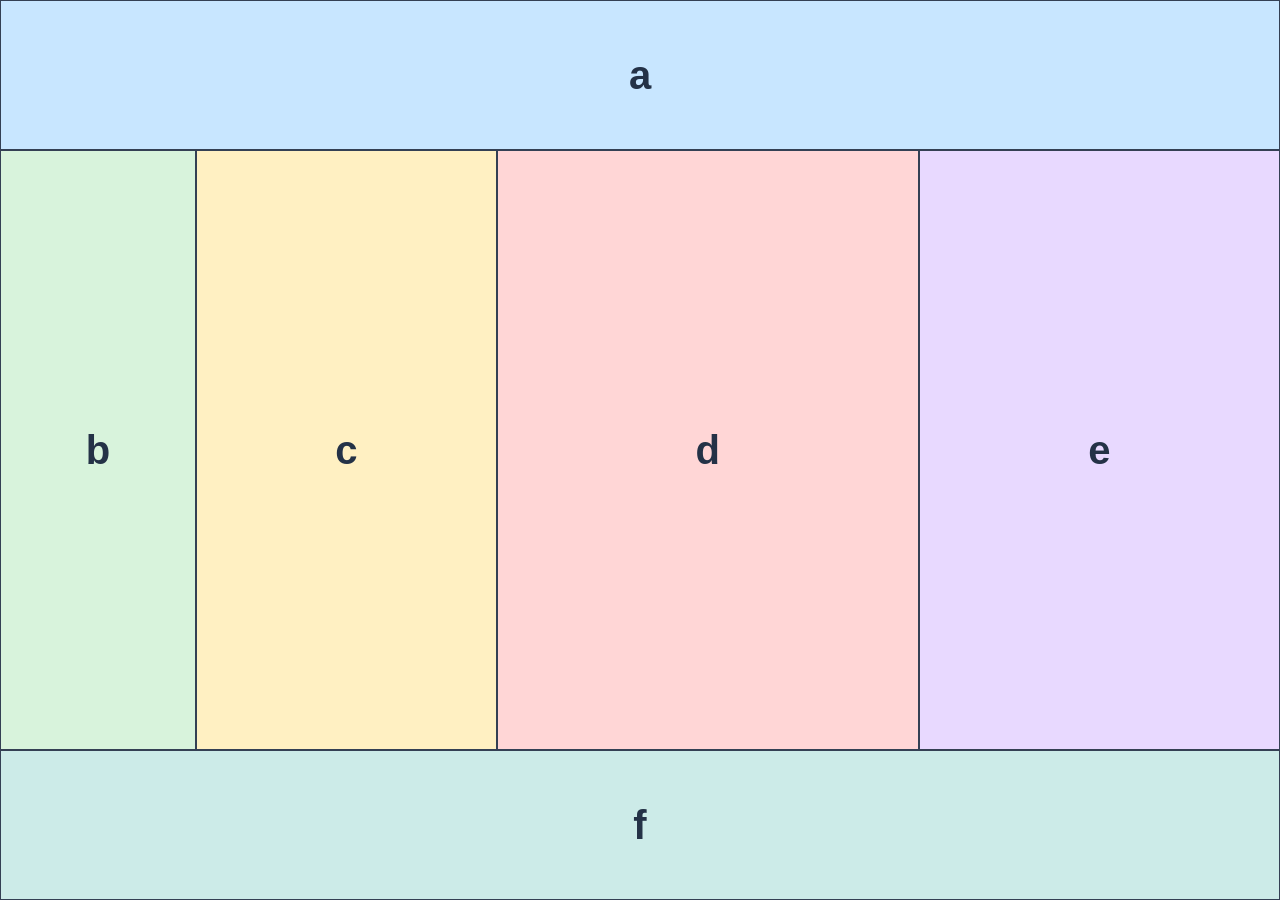
<file: index.html>
<!DOCTYPE html>
<html lang="pl">
<head>
  <meta charset="UTF-8">
  <meta name="viewport" content="width=device-width, initial-scale=1.0">
  <title>Responsywny układ CSS Grid</title>
  <meta name="theme-color" content="#243247">
  <link rel="manifest" href="manifest.json">
  <link rel="icon" href="icons/icon-192.png" type="image/png">
  <link rel="stylesheet" href="style.css">
</head>
<body>
  <main class="grid-container" aria-label="Responsywny układ sześciu obszarów">
    <section class="area area-a">a</section>
    <section class="area area-b">b</section>
    <section class="area area-c">c</section>
    <section class="area area-d">d</section>
    <section class="area area-e">e</section>
    <section class="area area-f">f</section>
  </main>
  <script src="./app.js" defer></script>
</body>
</html>
</file>
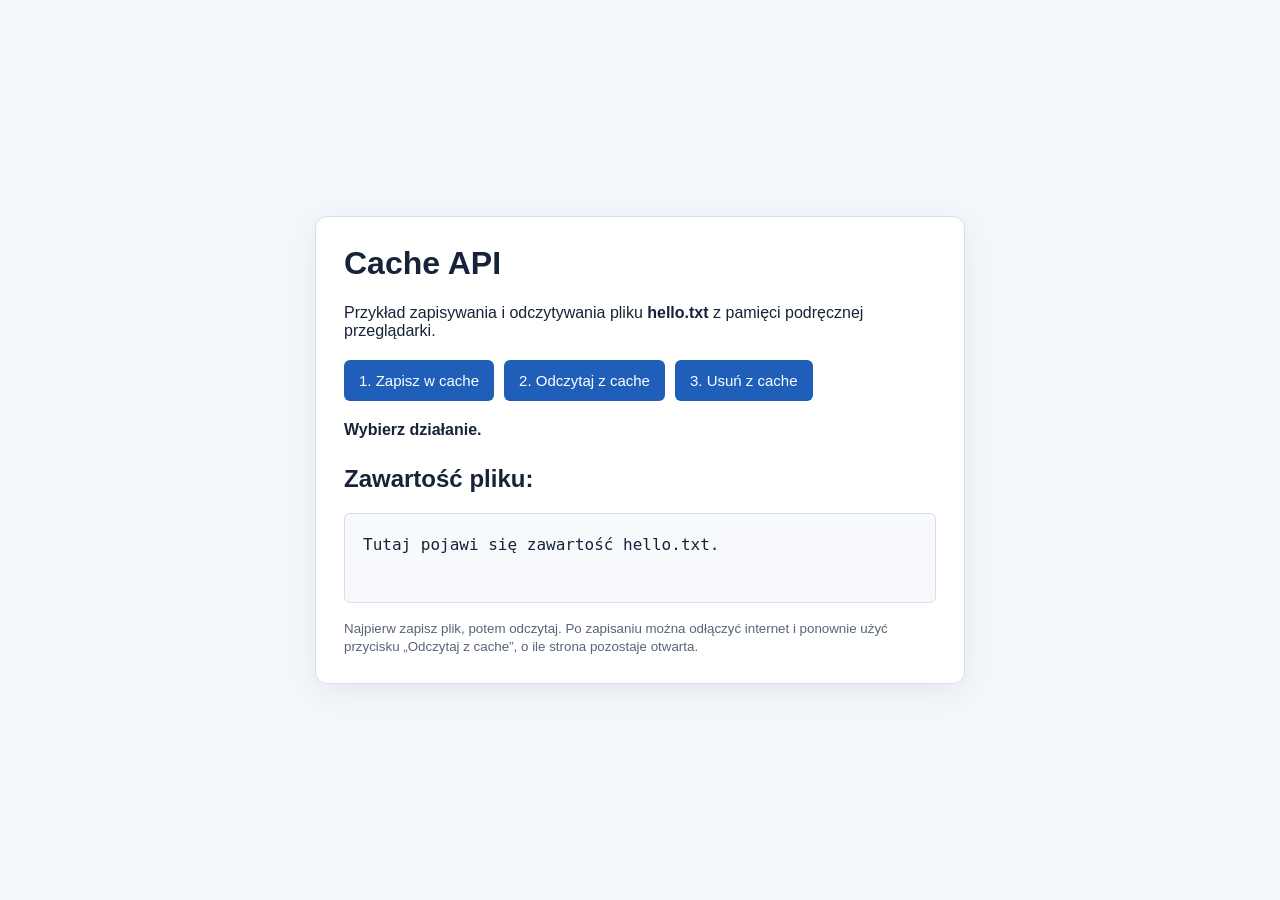
<file: cache.html>
<!DOCTYPE html>
<html lang="pl">
<head>
  <meta charset="UTF-8">
  <meta name="viewport" content="width=device-width, initial-scale=1.0">
  <title>Cache API – odczyt pliku hello.txt</title>
  <style>
    * { box-sizing: border-box; }
    body {
      margin: 0;
      min-height: 100vh;
      padding: 24px;
      display: grid;
      place-items: center;
      font-family: Arial, sans-serif;
      background: #f3f6fb;
      color: #172339;
    }
    main {
      width: min(100%, 650px);
      padding: 28px;
      background: white;
      border: 1px solid #d7dfeb;
      border-radius: 12px;
      box-shadow: 0 8px 30px rgba(0, 0, 0, 0.06);
    }
    h1 { margin-top: 0; }
    .przyciski { display: flex; flex-wrap: wrap; gap: 10px; margin: 20px 0; }
    button {
      padding: 12px 15px;
      background: #1f5fba;
      border: 0;
      border-radius: 6px;
      color: white;
      cursor: pointer;
      font-size: 15px;
    }
    button:hover { background: #164b96; }
    button:disabled { opacity: 0.6; cursor: wait; }
    #status { min-height: 24px; font-weight: bold; }
    pre {
      padding: 18px;
      min-height: 90px;
      border: 1px solid #d7dfeb;
      background: #f7f9fc;
      border-radius: 6px;
      font-family: Consolas, monospace;
      line-height: 1.6;
      white-space: pre-wrap;
      overflow-wrap: anywhere;
    }
    small { color: #566579; }
  </style>
</head>
<body>
  <main>
    <h1>Cache API</h1>
    <p>Przykład zapisywania i odczytywania pliku <strong>hello.txt</strong> z pamięci podręcznej przeglądarki.</p>
    <div class="przyciski">
      <button id="zapisz" type="button">1. Zapisz w cache</button>
      <button id="odczytaj" type="button">2. Odczytaj z cache</button>
      <button id="usun" type="button">3. Usuń z cache</button>
    </div>
    <p id="status" role="status" aria-live="polite">Wybierz działanie.</p>
    <h2>Zawartość pliku:</h2>
    <pre id="wynik">Tutaj pojawi się zawartość hello.txt.</pre>
    <small>Najpierw zapisz plik, potem odczytaj. Po zapisaniu można odłączyć internet i ponownie użyć przycisku „Odczytaj z cache”, o ile strona pozostaje otwarta.</small>
  </main>
  <script>
    // Cała logika została umieszczona bezpośrednio w tym pliku,
    // dzięki czemu do zadania wystarczają cache.html i hello.txt.
    const CACHE_NAME = 'grid-pwa-hello-v1';
    const FILE_URL = new URL('./hello.txt', document.baseURI).href;

    const statusElement = document.getElementById('status');
    const wynikElement = document.getElementById('wynik');
    const przyciski = [
      document.getElementById('zapisz'),
      document.getElementById('odczytaj'),
      document.getElementById('usun')
    ];

    function status(tekst, czyBlad = false) {
      statusElement.textContent = tekst;
      statusElement.style.color = czyBlad ? '#b42318' : '#146235';
    }

    async function wykonaj(operacja) {
      przyciski.forEach(przycisk => { przycisk.disabled = true; });
      try {
        if (!('caches' in window)) {
          throw new Error('Ta przeglądarka nie udostępnia Cache API.');
        }
        const cache = await caches.open(CACHE_NAME);
        await operacja(cache);
      } catch (blad) {
        status('Błąd: ' + blad.message, true);
      } finally {
        przyciski.forEach(przycisk => { przycisk.disabled = false; });
      }
    }

    document.getElementById('zapisz').addEventListener('click', () => {
      wykonaj(async (cache) => {
        status('Pobieranie hello.txt z serwera...');
        const odpowiedz = await fetch(FILE_URL, { cache: 'reload' });
        if (!odpowiedz.ok) {
          throw new Error('Nie udało się pobrać hello.txt (HTTP ' + odpowiedz.status + ').');
        }
        await cache.put(FILE_URL, odpowiedz.clone());
        wynikElement.textContent = await odpowiedz.text();
        status('Plik hello.txt został zapisany w Cache API.');
      });
    });

    document.getElementById('odczytaj').addEventListener('click', () => {
      wykonaj(async (cache) => {
        const odpowiedz = await cache.match(FILE_URL);
        if (!odpowiedz) {
          status('Nie znaleziono pliku w cache. Najpierw kliknij „Zapisz w cache”.', true);
          wynikElement.textContent = 'Brak danych w pamięci podręcznej.';
          return;
        }
        wynikElement.textContent = await odpowiedz.text();
        status('Plik hello.txt odczytano z Cache API (bez pobierania z serwera).');
      });
    });

    document.getElementById('usun').addEventListener('click', () => {
      wykonaj(async (cache) => {
        const usunieto = await cache.delete(FILE_URL);
        wynikElement.textContent = 'Tutaj pojawi się zawartość hello.txt.';
        status(usunieto ? 'Usunięto hello.txt z cache.' : 'Pliku nie było w cache.');
      });
    });
  </script>
</body>
</html>
</file>
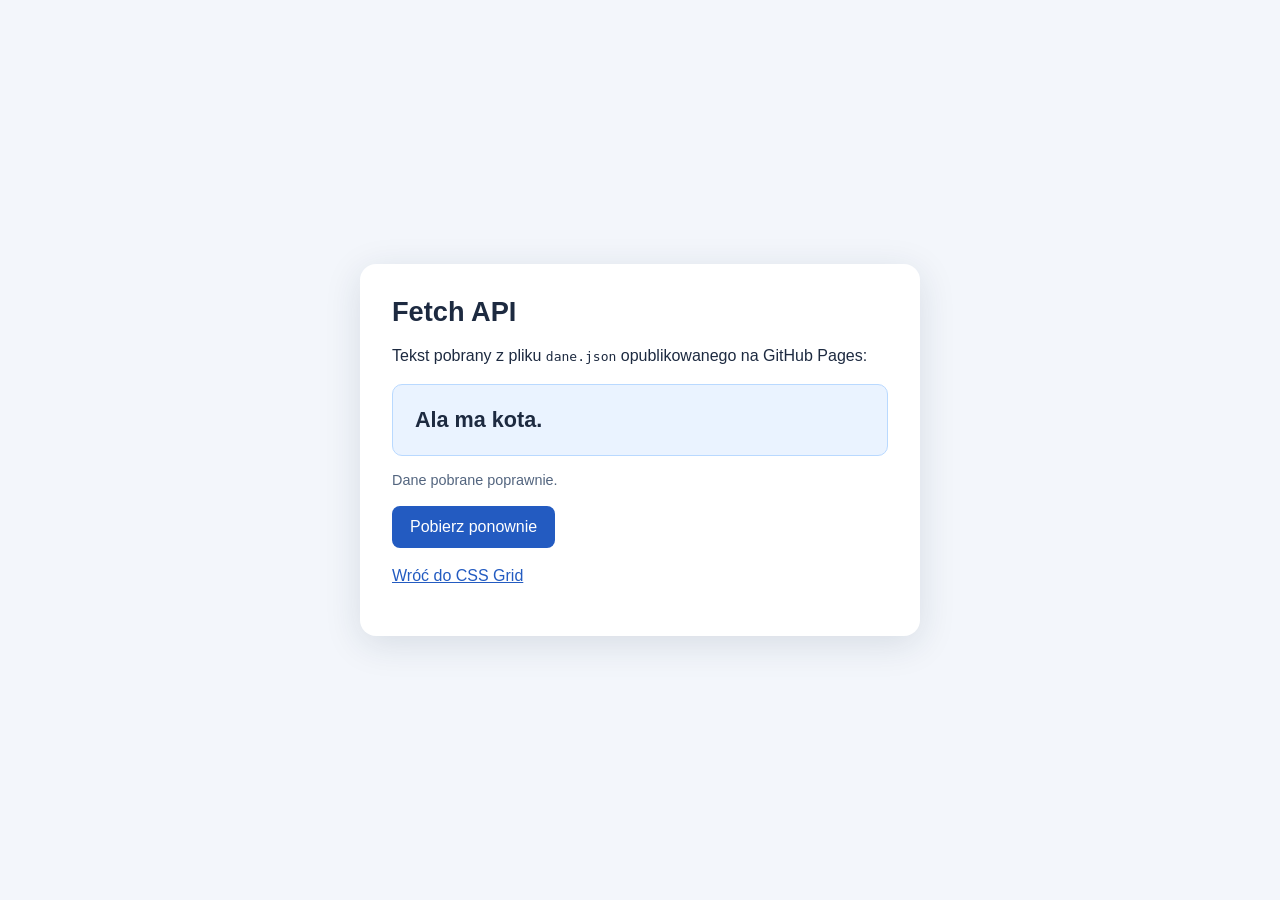
<file: fetch.html>
<!DOCTYPE html>
<html lang="pl">
<head>
  <meta charset="UTF-8">
  <meta name="viewport" content="width=device-width, initial-scale=1.0">
  <title>Fetch API – pobieranie danych JSON</title>
  <style>
    * { box-sizing: border-box; }
    body { margin: 0; min-height: 100dvh; display: grid; place-items: center; background: #f3f6fb; font-family: Arial, sans-serif; color: #1d2a40; padding: 20px; }
    main { width: min(100%, 560px); background: white; padding: 32px; border-radius: 16px; box-shadow: 0 8px 36px #172c4820; }
    h1 { font-size: 1.7rem; margin: 0 0 14px; }
    p { line-height: 1.5; }
    #wynik { min-height: 72px; padding: 22px; background: #eaf3ff; border: 1px solid #b9d9ff; border-radius: 10px; font-size: 1.35rem; font-weight: bold; }
    #status { color: #53657f; font-size: .9rem; }
    button { background: #235bc1; color: white; border: 0; border-radius: 8px; padding: 12px 18px; font: inherit; cursor: pointer; }
    button:disabled { opacity: .5; cursor: wait; }
    a { color: #235bc1; }
  </style>
  <script src="./fetch.js" defer></script>
</head>
<body>
  <main>
    <h1>Fetch API</h1>
    <p>Tekst pobrany z pliku <code>dane.json</code> opublikowanego na GitHub Pages:</p>
    <div id="wynik" aria-live="polite"></div>
    <p id="status" role="status">Oczekiwanie na dane…</p>
    <button id="odswiez" type="button">Pobierz ponownie</button>
    <p><a href="./index.html">Wróć do CSS Grid</a></p>
  </main>
</body>
</html>
</file>
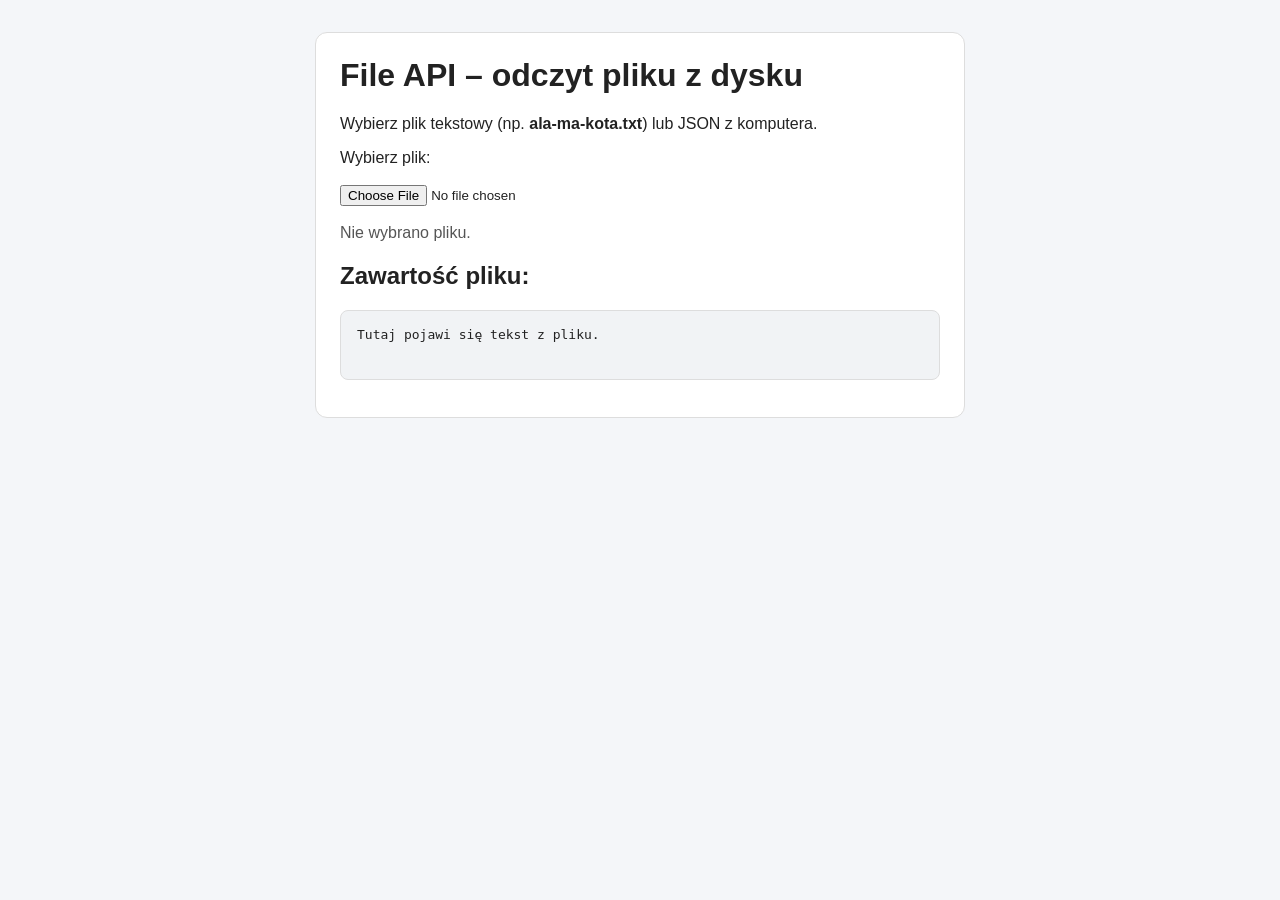
<file: file.html>
<!DOCTYPE html>
<html lang="pl">
<head>
  <meta charset="UTF-8">
  <meta name="viewport" content="width=device-width, initial-scale=1.0">
  <title>File API – odczyt pliku</title>
  <style>
    * { box-sizing: border-box; }
    body { font-family: Arial, sans-serif; background: #f4f6f9; color: #222; margin: 0; padding: 32px 16px; }
    main { max-width: 650px; margin: 0 auto; padding: 24px; background: #fff; border: 1px solid #ddd; border-radius: 12px; }
    h1 { margin-top: 0; }
    input { display: block; margin: 18px 0; max-width: 100%; }
    pre { padding: 16px; background: #f1f3f5; border: 1px solid #ddd; border-radius: 8px; white-space: pre-wrap; overflow-wrap: anywhere; min-height: 70px; }
    #status { color: #555; }
  </style>
</head>
<body>
  <main>
    <h1>File API – odczyt pliku z dysku</h1>
    <p>Wybierz plik tekstowy (np. <strong>ala-ma-kota.txt</strong>) lub JSON z komputera.</p>
    <label for="plik">Wybierz plik:</label>
    <input type="file" id="plik" accept=".txt,.json,text/plain,application/json">
    <p id="status" role="status">Nie wybrano pliku.</p>
    <h2>Zawartość pliku:</h2>
    <pre id="wynik">Tutaj pojawi się tekst z pliku.</pre>
  </main>
  <script>
    const polePliku = document.getElementById('plik');
    const wynik = document.getElementById('wynik');
    const status = document.getElementById('status');

    polePliku.addEventListener('change', () => {
      const plik = polePliku.files[0];
      if (!plik) {
        status.textContent = 'Nie wybrano pliku.';
        wynik.textContent = '';
        return;
      }

      status.textContent = 'Odczytywanie pliku: ' + plik.name;
      const czytnik = new FileReader();
      czytnik.onload = () => {
        let tekst = czytnik.result;
        if (plik.name.toLowerCase().endsWith('.json')) {
          try {
            const dane = JSON.parse(tekst);
            // Dla przygotowanego wcześniej pliku { "tekst": "Ala ma kota." }
            tekst = typeof dane.tekst === 'string'
              ? dane.tekst
              : JSON.stringify(dane, null, 2);
          } catch (blad) {
            status.textContent = 'Plik JSON jest niepoprawny. Wyświetlam surową zawartość.';
          }
        }
        wynik.textContent = tekst;
        if (!status.textContent.startsWith('Plik JSON')) {
          status.textContent = 'Wczytano: ' + plik.name;
        }
      };
      czytnik.onerror = () => {
        status.textContent = 'Nie udało się odczytać pliku.';
        wynik.textContent = '';
      };
      czytnik.readAsText(plik, 'UTF-8');
    });
  </script>
</body>
</html>
</file>
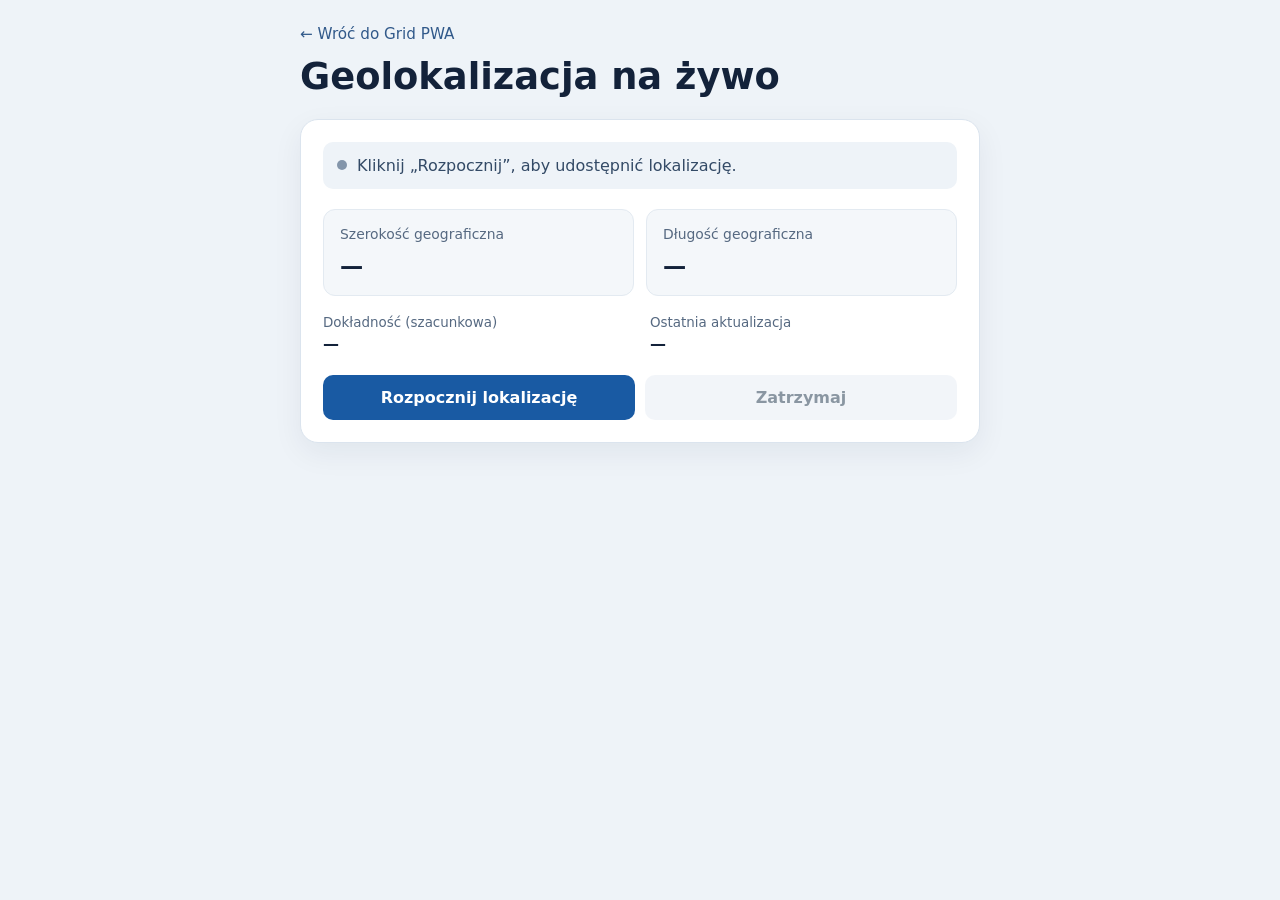
<file: geo.html>
<!doctype html>
<html lang="pl">
<head>
  <meta charset="UTF-8">
  <meta name="viewport" content="width=device-width, initial-scale=1, viewport-fit=cover">
  <meta name="theme-color" content="#15263d">
  <title>Geolokalizacja na żywo – Grid PWA</title>
  <style>
    :root { color-scheme: light; font-family: system-ui, -apple-system, BlinkMacSystemFont, "Segoe UI", sans-serif; }
    * { box-sizing: border-box; }
    body { min-height: 100svh; margin: 0; padding: 24px 16px; background: #eef3f8; color: #13223a; }
    main { max-width: 680px; margin: 0 auto; }
    header { margin-bottom: 20px; }
    .back { display: inline-block; color: #31598a; text-decoration: none; margin-bottom: 12px; font-size: .95rem; }
    h1 { margin: 0 0 8px; line-height: 1.2; font-size: clamp(1.6rem, 6vw, 2.3rem); }
    .intro { margin: 0; color: #506278; line-height: 1.5; }
    .panel { background: #fff; padding: 22px; border: 1px solid #dbe4ee; border-radius: 18px; box-shadow: 0 10px 30px #12263d10; }
    .status { display: flex; gap: 10px; align-items: flex-start; padding: 12px 14px; border-radius: 10px; background: #eef3f8; color: #334a66; margin-bottom: 20px; line-height: 1.45; }
    .status::before { content: ''; width: 10px; height: 10px; flex: 0 0 auto; margin-top: 6px; border-radius: 50%; background: #8395aa; }
    .status.active { background: #eaf8ee; color: #12572e; }
    .status.active::before { background: #1b9750; }
    .status.error { background: #fff0ef; color: #a02b2b; }
    .status.error::before { background: #d44949; }
    .coordinates { display: grid; grid-template-columns: repeat(2, minmax(0, 1fr)); gap: 12px; }
    .value { background: #f4f7fa; border: 1px solid #e3eaf1; border-radius: 12px; padding: 16px; min-width: 0; }
    .value .name { display: block; color: #566981; font-size: .87rem; margin-bottom: 10px; }
    .value output { display: block; font-size: clamp(1.05rem, 4.2vw, 1.45rem); font-weight: 700; font-variant-numeric: tabular-nums; overflow-wrap: anywhere; }
    .details { display: grid; grid-template-columns: 1fr 1fr; gap: 8px 20px; margin: 19px 0 22px; }
    .details div { min-width: 0; }
    .details dt { color: #566981; font-size: .84rem; margin-bottom: 4px; }
    .details dd { margin: 0; font-weight: 600; overflow-wrap: anywhere; }
    .controls { display: flex; flex-wrap: wrap; gap: 10px; }
    button { flex: 1 1 180px; border: 0; border-radius: 10px; padding: 13px 18px; font: inherit; font-weight: 650; cursor: pointer; touch-action: manipulation; }
    #start { background: #195aa3; color: #fff; }
    #stop { background: #e7edf5; color: #183047; }
    button:disabled { cursor: not-allowed; opacity: .5; }
    button:focus-visible, .back:focus-visible { outline: 3px solid #cf8a0a; outline-offset: 3px; }
    .note { margin: 18px 2px 0; color: #52657c; line-height: 1.55; font-size: .91rem; }
    @media(max-width: 380px) { .coordinates, .details { grid-template-columns: 1fr; } .panel { padding: 16px; } }
  </style>
  <script src="./geo.js" defer></script>
</head>
<body>
  <main>
    <header>
      <a class="back" href="./index.html">← Wróć do Grid PWA</a>
      <h1>Geolokalizacja na żywo</h1>
    </header>
    <section class="panel" aria-label="Odczyt położenia">
      <div id="status" class="status" role="status" aria-live="polite">Kliknij „Rozpocznij”, aby udostępnić lokalizację.</div>
      <div class="coordinates">
        <div class="value"><span class="name">Szerokość geograficzna</span><output id="latitude">—</output></div>
        <div class="value"><span class="name">Długość geograficzna</span><output id="longitude">—</output></div>
      </div>
      <dl class="details">
        <div><dt>Dokładność (szacunkowa)</dt><dd id="accuracy">—</dd></div>
        <div><dt>Ostatnia aktualizacja</dt><dd id="updated">—</dd></div>
      </dl>
      <div class="controls">
        <button id="start" type="button">Rozpocznij lokalizację</button>
        <button id="stop" type="button" disabled>Zatrzymaj</button>
      </div>
    </section>
  </main>
</body>
</html>
</file>
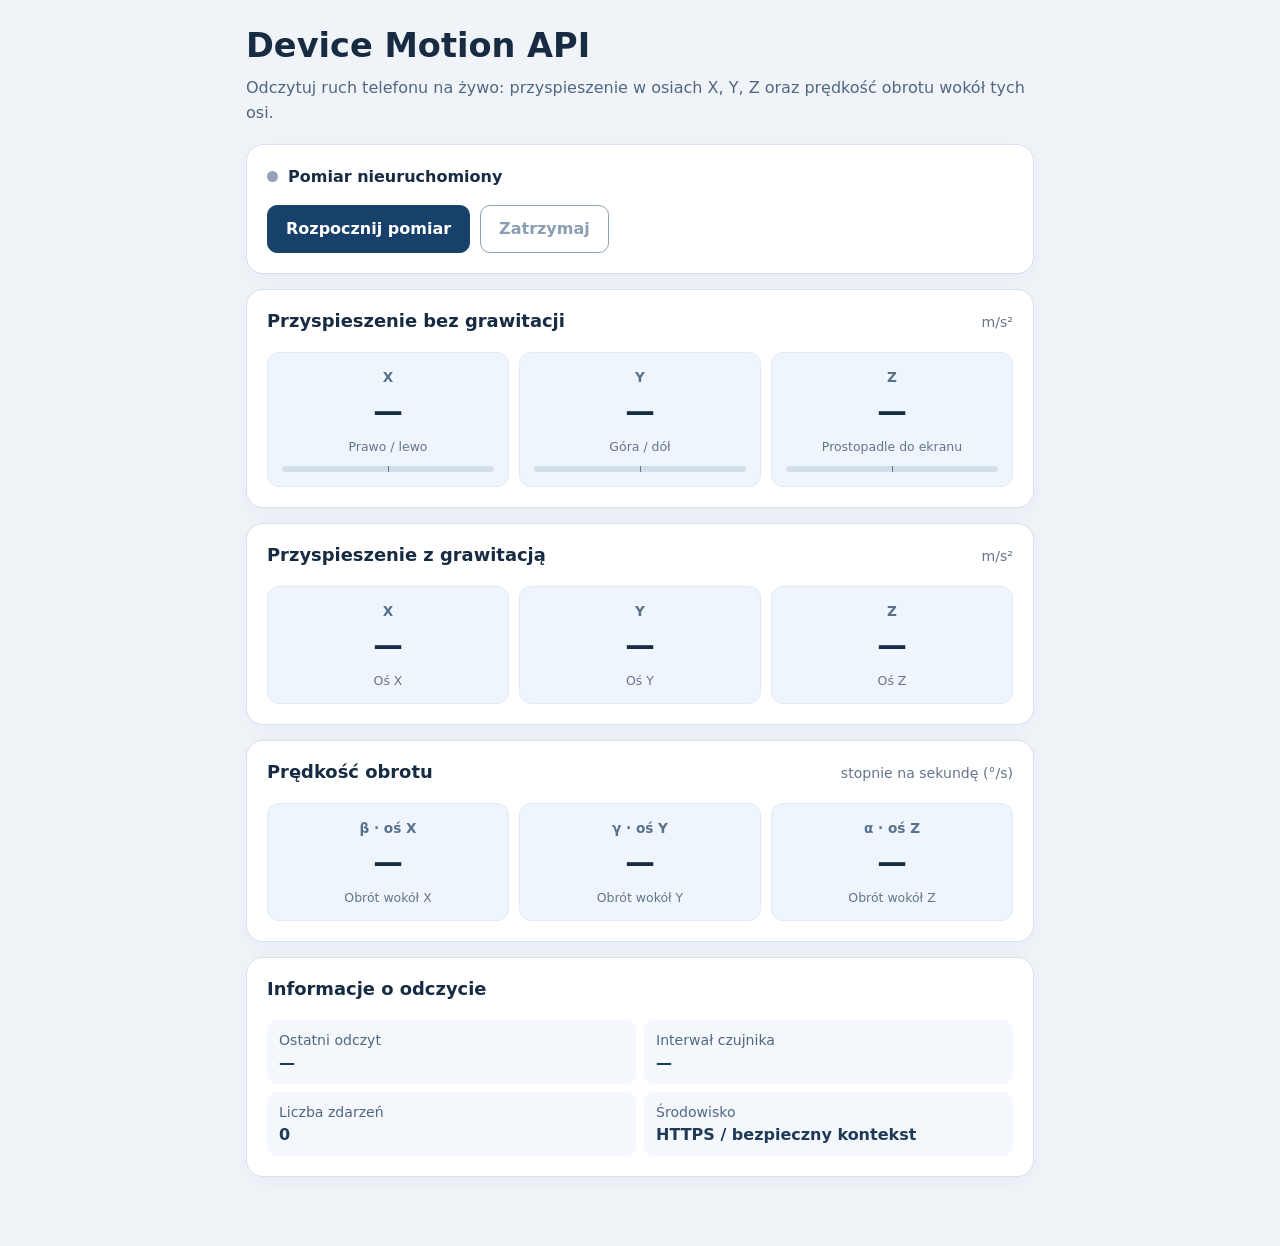
<file: motion.html>
<!doctype html>
<html lang="pl">
<head>
  <meta charset="utf-8">
  <meta name="viewport" content="width=device-width, initial-scale=1, viewport-fit=cover">
  <meta name="theme-color" content="#163656">
  <meta name="description" content="Device Motion API: pomiar przyspieszenia i prędkości obrotowej telefonu w osiach X, Y i Z.">
  <title>Device Motion API – przyspieszenie i obrót</title>
  <style>
    :root { color-scheme: light; font-family: system-ui, -apple-system, BlinkMacSystemFont, "Segoe UI", sans-serif; }
    * { box-sizing: border-box; }
    body { margin: 0; background: #f0f4f9; color: #172c42; min-height: 100vh; }
    main { width: min(820px, 100%); margin: 0 auto; padding: 26px 16px 54px; }
    h1 { font-size: clamp(1.55rem, 5vw, 2.1rem); line-height: 1.2; margin: 0 0 10px; }
    h2 { font-size: 1.12rem; margin: 0 0 6px; }
    .intro, .explain, .footnote { color: #516780; line-height: 1.55; }
    .intro { margin: 0 0 18px; }
    .panel { background: #fff; border: 1px solid #d7e2ee; border-radius: 17px; padding: 20px; margin-bottom: 15px; box-shadow: 0 5px 20px #102f4b0a; }
    .status-line { display: flex; gap: 10px; align-items: center; font-weight: 650; margin-bottom: 16px; min-height: 24px; }
    .status-dot { width: 11px; height: 11px; border-radius: 50%; background: #94a3b8; flex-shrink: 0; }
    .status-dot.active { background: #159467; }
    .status-dot.warning { background: #cc8723; }
    .status-dot.error { background: #cf4848; }
    .controls { display: flex; flex-wrap: wrap; gap: 10px; }
    button { font: inherit; font-weight: 650; min-height: 48px; border-radius: 10px; padding: 12px 18px; cursor: pointer; border: 1px solid #214867; }
    #start { background: #17416b; color: #fff; }
    #stop { background: #fff; color: #17416b; }
    button:disabled { opacity: .5; cursor: not-allowed; }
    button:focus-visible { outline: 3px solid #55a8ef; outline-offset: 3px; }
    .message { margin: 14px 0 0; border-radius: 10px; background: #fff6e6; border: 1px solid #e9c98e; padding: 12px 14px; color: #734e18; line-height: 1.5; }
    [hidden] { display: none !important; }
    .section-header { display: flex; flex-wrap: wrap; align-items: baseline; justify-content: space-between; gap: 8px; margin-bottom: 15px; }
    .unit { color: #63758b; font-size: .88rem; }
    .measure-grid { display: grid; grid-template-columns: repeat(3, minmax(0, 1fr)); gap: 10px; }
    .measure { background: #eff5fc; border: 1px solid #e0eaf6; border-radius: 12px; padding: 14px 10px; text-align: center; min-width: 0; }
    .measure .axis { font-size: .85rem; color: #58718c; font-weight: 650; }
    output { display: block; font-weight: 750; font-variant-numeric: tabular-nums; font-size: clamp(1.15rem, 4.3vw, 1.85rem); margin: 8px 0; overflow-wrap: anywhere; }
    .measure .desc { font-size: .78rem; color: #63758b; }
    .bar-track { height: 6px; background: #d2dfea; border-radius: 8px; position: relative; overflow: hidden; margin: 11px 4px 0; }
    .bar-track::before { content: ""; width: 1px; height: 100%; left: 50%; background: #64748b; position: absolute; z-index: 1; }
    .bar { height: 100%; width: 0%; background: #317cb5; position: absolute; left: 50%; transition: left .1s linear, width .1s linear; }
    .explain { margin: 14px 0 0; font-size: .9rem; }
    .details { display: grid; grid-template-columns: 1fr 1fr; gap: 8px; font-size: .88rem; color: #516780; }
    .details div { background: #f4f7fb; padding: 12px; border-radius: 10px; }
    .details strong { display: block; color: #1f3a56; font-size: 1rem; margin-top: 5px; font-variant-numeric: tabular-nums; }
    .footnote { margin: 14px 4px 0; font-size: .9rem; }
    @media (max-width: 460px) {
      main { padding: 19px 12px 36px; }
      .panel { padding: 16px 12px; }
      .measure-grid { gap: 6px; }
      .measure { padding: 12px 5px; }
      .measure .desc { font-size: .69rem; }
      .details { grid-template-columns: 1fr; }
    }
  </style>
  <script src="./motion.js?v=1" defer></script>
</head>
<body>
  <main>
    <h1>Device Motion API</h1>
    <p class="intro">Odczytuj ruch telefonu na żywo: przyspieszenie w osiach X, Y, Z oraz prędkość obrotu wokół tych osi.</p>

    <section class="panel" aria-label="Uruchamianie pomiaru">
      <div class="status-line" role="status" aria-live="polite">
        <span id="status-dot" class="status-dot" aria-hidden="true"></span>
        <span id="status">Pomiar nieuruchomiony</span>
      </div>
      <div class="controls">
        <button id="start" type="button">Rozpocznij pomiar</button>
        <button id="stop" type="button" disabled>Zatrzymaj</button>
      </div>
      <p class="message" id="message" hidden></p>
    </section>

    <section class="panel" aria-label="Przyspieszenie liniowe">
      <div class="section-header"><h2>Przyspieszenie bez grawitacji</h2><span class="unit">m/s²</span></div>
      <div class="measure-grid">
        <div class="measure"><span class="axis">X</span><output id="ax">—</output><span class="desc">Prawo / lewo</span><div class="bar-track"><div class="bar" id="bar-ax"></div></div></div>
        <div class="measure"><span class="axis">Y</span><output id="ay">—</output><span class="desc">Góra / dół</span><div class="bar-track"><div class="bar" id="bar-ay"></div></div></div>
        <div class="measure"><span class="axis">Z</span><output id="az">—</output><span class="desc">Prostopadle do ekranu</span><div class="bar-track"><div class="bar" id="bar-az"></div></div></div>
      </div>
    </section>

    <section class="panel" aria-label="Przyspieszenie z grawitacją">
      <div class="section-header"><h2>Przyspieszenie z grawitacją</h2><span class="unit">m/s²</span></div>
      <div class="measure-grid">
        <div class="measure"><span class="axis">X</span><output id="gx">—</output><span class="desc">Oś X</span></div>
        <div class="measure"><span class="axis">Y</span><output id="gy">—</output><span class="desc">Oś Y</span></div>
        <div class="measure"><span class="axis">Z</span><output id="gz">—</output><span class="desc">Oś Z</span></div>
      </div>
    </section>

    <section class="panel" aria-label="Prędkość obrotu">
      <div class="section-header"><h2>Prędkość obrotu</h2><span class="unit">stopnie na sekundę (°/s)</span></div>
      <div class="measure-grid">
        <div class="measure"><span class="axis">β · oś X</span><output id="rx">—</output><span class="desc">Obrót wokół X</span></div>
        <div class="measure"><span class="axis">γ · oś Y</span><output id="ry">—</output><span class="desc">Obrót wokół Y</span></div>
        <div class="measure"><span class="axis">α · oś Z</span><output id="rz">—</output><span class="desc">Obrót wokół Z</span></div>
      </div>
    </section>

    <section class="panel" aria-label="Informacje o pomiarze">
      <div class="section-header"><h2>Informacje o odczycie</h2></div>
      <div class="details">
        <div>Ostatni odczyt<strong id="last-update">—</strong></div>
        <div>Interwał czujnika<strong id="interval">—</strong></div>
        <div>Liczba zdarzeń<strong id="count">0</strong></div>
        <div>Środowisko<strong id="environment">Sprawdzanie…</strong></div>
      </div>
    </section>
  </main>
</body>
</html>
</file>
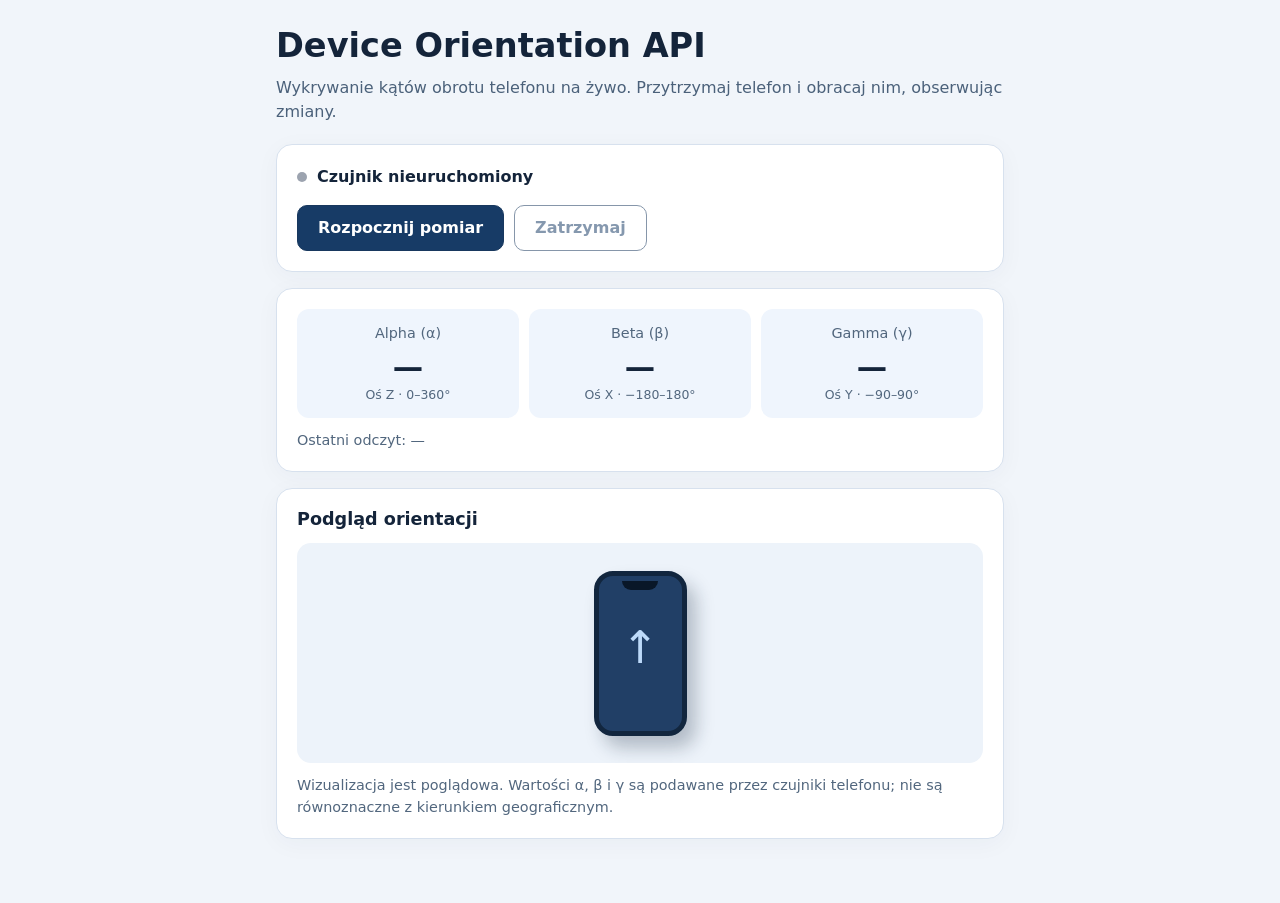
<file: orientation.html>
<!doctype html>
<html lang="pl">
<head>
  <meta charset="utf-8">
  <meta name="viewport" content="width=device-width, initial-scale=1, viewport-fit=cover">
  <meta name="theme-color" content="#15253c">
  <title>Device Orientation API – kąty obrotu telefonu</title>
  <style>
    :root { color-scheme: light; font-family: system-ui, -apple-system, BlinkMacSystemFont, "Segoe UI", sans-serif; }
    * { box-sizing: border-box; }
    body { margin: 0; background: #f1f5fa; color: #14243a; min-height: 100vh; }
    main { width: min(760px, 100%); margin: 0 auto; padding: 26px 16px 48px; }
    h1 { font-size: clamp(1.45rem, 5vw, 2.1rem); line-height: 1.18; margin: 0 0 10px; }
    .intro { margin: 0 0 20px; line-height: 1.5; color: #4b617a; }
    .panel { background: #fff; border: 1px solid #d7e1ee; border-radius: 16px; padding: 20px; margin-bottom: 16px; box-shadow: 0 5px 24px #1935540a; }
    .status { display: flex; align-items: center; gap: 10px; margin-bottom: 16px; min-height: 24px; font-weight: 600; }
    .dot { width: 10px; height: 10px; background: #9ca3af; border-radius: 50%; flex: 0 0 auto; }
    .dot.active { background: #22a26b; }
    .dot.error { background: #d54d4d; }
    .controls { display: flex; flex-wrap: wrap; gap: 10px; }
    button { font: inherit; font-weight: 650; border-radius: 10px; padding: 12px 20px; border: 1px solid #18385e; cursor: pointer; min-height: 46px; }
    #start { color: white; background: #173b66; }
    #stop { color: #173b66; background: #fff; }
    button:disabled { opacity: .52; cursor: not-allowed; }
    .values { display: grid; grid-template-columns: repeat(3, minmax(0, 1fr)); gap: 10px; }
    .value { padding: 16px 10px; text-align: center; border-radius: 12px; background: #eff5fd; }
    .axis { color: #52677e; font-size: .9rem; }
    output { display: block; font-size: clamp(1.15rem, 4vw, 1.9rem); font-variant-numeric: tabular-nums; font-weight: 750; margin: 8px 0 3px; overflow-wrap: anywhere; }
    .desc { color: #52677e; font-size: .78rem; }
    .preview-area { background: #edf3fa; border-radius: 14px; height: 220px; display: grid; place-items: center; perspective: 700px; overflow: hidden; }
    .phone { width: 93px; height: 165px; background: #213f66; border: 5px solid #12263e; border-radius: 19px; box-shadow: 9px 12px 18px #14243a45; transform-style: preserve-3d; transition: transform 120ms linear; position: relative; }
    .phone::before { content: ""; position: absolute; width: 36px; height: 9px; left: calc(50% - 18px); top: 5px; border-radius: 0 0 9px 9px; background: #091728; }
    .phone::after { content: "↑"; color: #bddaf9; font-size: 45px; position: absolute; top: 45px; left: 0; right: 0; text-align: center; }
    .detail { margin: 12px 0 0; line-height: 1.5; color: #52677e; font-size: .9rem; }
    .warn { margin: 14px 0 0; padding: 12px; border: 1px solid #f4d99e; background: #fff8e9; border-radius: 10px; color: #785415; line-height: 1.45; }
    .foot { color: #63768b; font-size: .85rem; line-height: 1.5; }
    @media (max-width: 420px) { .values { gap: 6px; } .value { padding: 12px 5px; } .panel { padding: 16px; } .desc { font-size: .7rem; } }
  </style>
  <script src="./orientation.js?v=1" defer></script>
</head>
<body>
  <main>
    <h1>Device Orientation API</h1>
    <p class="intro">Wykrywanie kątów obrotu telefonu na żywo. Przytrzymaj telefon i obracaj nim, obserwując zmiany.</p>

    <section class="panel" aria-label="Sterowanie czujnikiem">
      <div class="status" role="status" aria-live="polite">
        <span class="dot" id="dot" aria-hidden="true"></span>
        <span id="status">Czujnik nieuruchomiony</span>
      </div>
      <div class="controls">
        <button id="start" type="button">Rozpocznij pomiar</button>
        <button id="stop" type="button" disabled>Zatrzymaj</button>
      </div>
      <p class="warn" id="message" hidden></p>
    </section>

    <section class="panel" aria-label="Kąty obrotu">
      <div class="values">
        <div class="value"><div class="axis">Alpha (α)</div><output id="alpha">—</output><div class="desc">Oś Z · 0–360°</div></div>
        <div class="value"><div class="axis">Beta (β)</div><output id="beta">—</output><div class="desc">Oś X · −180–180°</div></div>
        <div class="value"><div class="axis">Gamma (γ)</div><output id="gamma">—</output><div class="desc">Oś Y · −90–90°</div></div>
      </div>
      <p class="detail" id="last-update">Ostatni odczyt: —</p>
    </section>

    <section class="panel" aria-label="Wizualizacja obrotu">
      <h2 style="font-size:1.1rem; margin:0 0 14px;">Podgląd orientacji</h2>
      <div class="preview-area"><div class="phone" id="phone" aria-label="Schemat telefonu obracający się wraz ze zmianą kątów"></div></div>
      <p class="detail">Wizualizacja jest poglądowa. Wartości α, β i γ są podawane przez czujniki telefonu; nie są równoznaczne z kierunkiem geograficznym.</p>
    </section>
  </main>
</body>
</html>
</file>
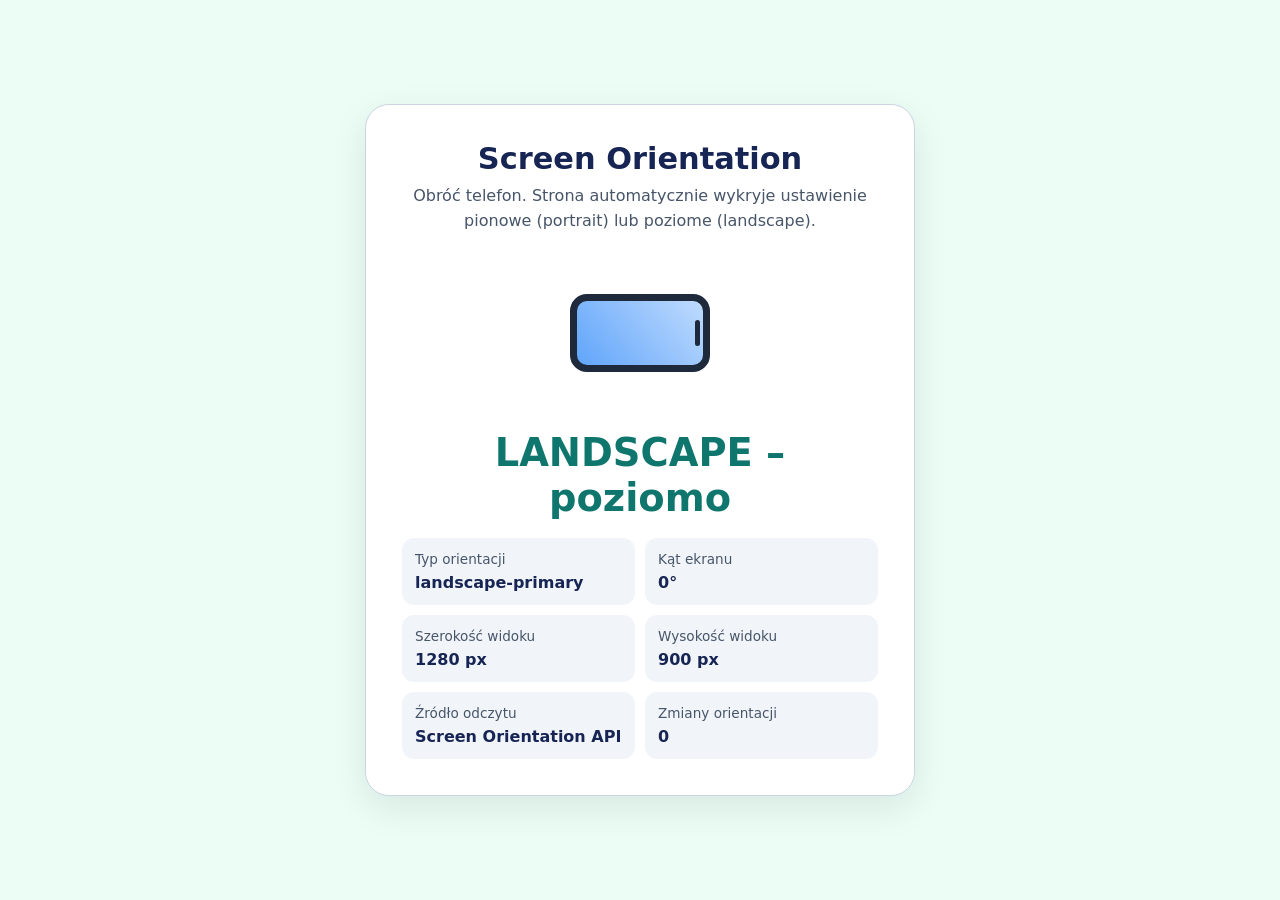
<file: screen-orientation.html>
<!doctype html>
<html lang="pl">
<head>
  <meta charset="utf-8">
  <meta name="viewport" content="width=device-width, initial-scale=1, viewport-fit=cover">
  <meta name="theme-color" content="#172554">
  <title>Zadanie 5 – Screen Orientation API</title>
  <style>
    :root {
      font-family: system-ui, -apple-system, BlinkMacSystemFont, "Segoe UI", sans-serif;
      color-scheme: light;
      --bg: #eff6ff;
      --fg: #172554;
      --accent: #2563eb;
      --border: #cbd5e1;
    }
    * { box-sizing: border-box; }
    body {
      min-height: 100vh;
      min-height: 100dvh;
      display: grid;
      place-items: center;
      margin: 0;
      padding: 24px 16px;
      background: var(--bg);
      color: var(--fg);
    }
    main {
      width: min(100%, 550px);
      padding: clamp(20px, 5vw, 36px);
      border: 1px solid var(--border);
      border-radius: 24px;
      background: white;
      box-shadow: 0 12px 36px rgba(15, 23, 42, .09);
      text-align: center;
    }
    h1 { margin: 0 0 8px; font-size: clamp(1.35rem, 4vw, 1.9rem); }
    .intro { color: #475569; line-height: 1.55; margin: 0 0 22px; }
    .visual {
      min-height: 155px;
      display: grid;
      place-items: center;
      margin: 12px 0 20px;
    }
    .phone {
      width: 78px;
      height: 140px;
      border: 7px solid #1e293b;
      border-radius: 17px;
      position: relative;
      background: linear-gradient(140deg, #bfdbfe, #60a5fa);
      transition: transform .3s ease;
    }
    .phone::before {
      content: "";
      position: absolute;
      width: 26px;
      height: 5px;
      border-radius: 10px;
      background: #1e293b;
      top: 3px;
      left: 50%;
      transform: translateX(-50%);
    }
    html[data-orientation="landscape"] .phone { transform: rotate(90deg); }
    .current {
      display: block;
      color: var(--accent);
      font-size: clamp(1.6rem, 7vw, 2.4rem);
      font-weight: 800;
      margin-bottom: 18px;
    }
    .details {
      display: grid;
      grid-template-columns: 1fr 1fr;
      gap: 10px;
      text-align: left;
      margin: 0;
    }
    .details > div { background: #f1f5f9; padding: 13px; border-radius: 12px; min-width: 0; }
    dt { color: #475569; font-size: .85rem; margin-bottom: 6px; }
    dd { margin: 0; font-weight: 700; overflow-wrap: anywhere; }
    .tip { font-size: .9rem; color: #475569; line-height: 1.5; margin: 22px 0 0; }
    html[data-orientation="landscape"] { --accent: #0f766e; --bg: #ecfdf5; }
    @media (max-width: 370px) { .details { grid-template-columns: 1fr; } }
  </style>
  <script src="./screen-orientation.js" defer></script>
</head>
<body>
  <main>
    <h1>Screen Orientation</h1>
    <p class="intro">Obróć telefon. Strona automatycznie wykryje ustawienie pionowe (portrait) lub poziome (landscape).</p>
    <div class="visual" aria-hidden="true"><div class="phone"></div></div>
    <output id="orientationLabel" class="current" aria-live="polite">Sprawdzanie…</output>
    <dl class="details">
      <div><dt>Typ orientacji</dt><dd id="orientationType">—</dd></div>
      <div><dt>Kąt ekranu</dt><dd id="orientationAngle">—</dd></div>
      <div><dt>Szerokość widoku</dt><dd id="viewportWidth">—</dd></div>
      <div><dt>Wysokość widoku</dt><dd id="viewportHeight">—</dd></div>
      <div><dt>Źródło odczytu</dt><dd id="orientationSource">—</dd></div>
      <div><dt>Zmiany orientacji</dt><dd id="changeCount">0</dd></div>
    </dl>
  </main>
</body>
</html>
</file>
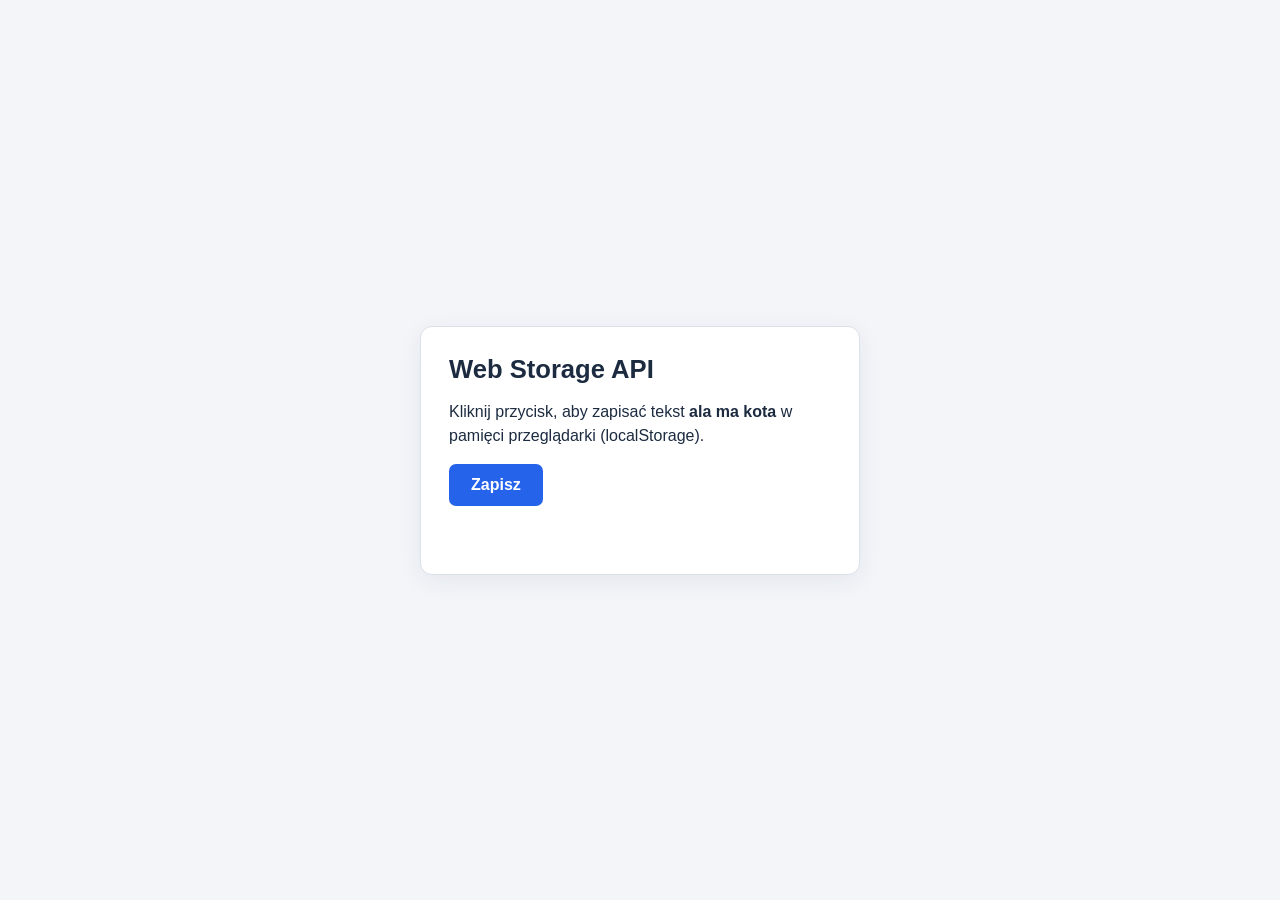
<file: storage.html>
<!DOCTYPE html>
<html lang="pl">
<head>
  <meta charset="UTF-8">
  <meta name="viewport" content="width=device-width, initial-scale=1.0">
  <title>Web Storage API – localStorage</title>
  <style>
    * { box-sizing: border-box; }
    body {
      margin: 0;
      min-height: 100vh;
      display: grid;
      place-items: center;
      padding: 20px;
      background: #f3f5f9;
      color: #1c2b40;
      font-family: Arial, Helvetica, sans-serif;
    }
    main {
      width: min(100%, 440px);
      padding: 28px;
      background: #fff;
      border: 1px solid #dbe1e9;
      border-radius: 12px;
      box-shadow: 0 6px 25px rgba(28,43,64,.07);
    }
    h1 { font-size: 1.6rem; margin: 0 0 16px; }
    p { line-height: 1.5; }
    button {
      font: inherit;
      font-weight: 700;
      background: #2563eb;
      color: white;
      border: 0;
      border-radius: 7px;
      padding: 12px 22px;
      cursor: pointer;
    }
    button:hover { background: #1d4ed8; }
    button:focus-visible { outline: 3px solid #93c5fd; outline-offset: 2px; }
    #status { min-height: 1.5em; margin-bottom: 0; }
  </style>
</head>
<body>
  <main>
    <h1>Web Storage API</h1>
    <p>Kliknij przycisk, aby zapisać tekst <strong>ala ma kota</strong> w pamięci przeglądarki (localStorage).</p>
    <button id="zapisz" type="button">Zapisz</button>
    <p id="status" role="status" aria-live="polite"></p>
  </main>

  <script>
    const przycisk = document.getElementById('zapisz');
    const status = document.getElementById('status');

    przycisk.addEventListener('click', () => {
      try {
        localStorage.setItem('tekst', 'ala ma kota');
        const zapisanyTekst = localStorage.getItem('tekst');
        status.textContent = 'Zapisano w localStorage: ' + zapisanyTekst;
        console.log('Odczyt z localStorage:', zapisanyTekst);
      } catch (blad) {
        status.textContent = 'Nie udało się zapisać danych w localStorage.';
        console.error('Błąd zapisu:', blad);
      }
    });
  </script>
</body>
</html>
</file>
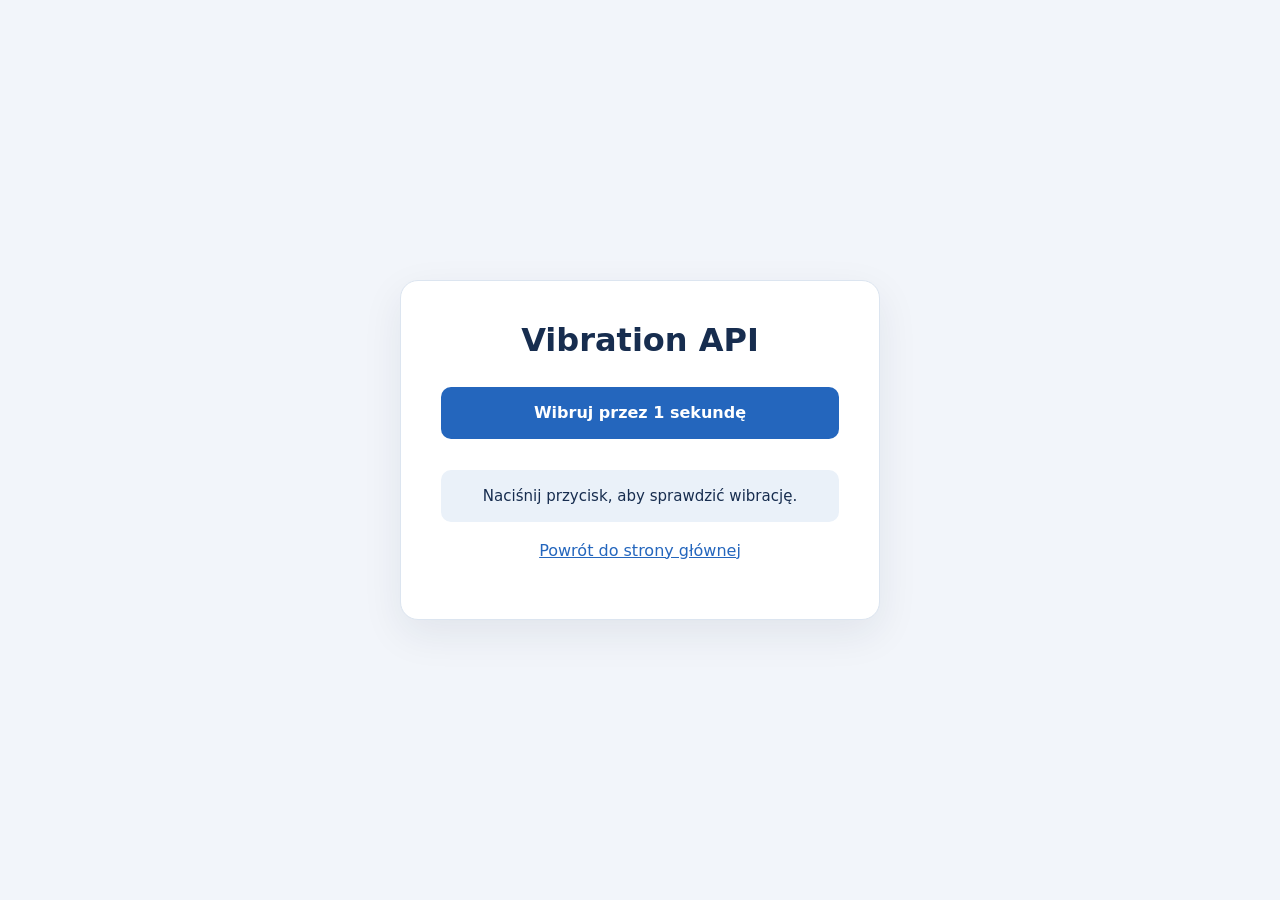
<file: vibration.html>
<!DOCTYPE html>
<html lang="pl">
<head>
  <meta charset="UTF-8">
  <meta name="viewport" content="width=device-width, initial-scale=1.0">
  <meta name="theme-color" content="#172d4f">
  <title>Vibration API – Grid PWA</title>
  <style>
    *, *::before, *::after { box-sizing: border-box; }
    body {
      min-height: 100vh;
      min-height: 100dvh;
      margin: 0;
      padding: 20px;
      display: grid;
      place-items: center;
      background: #f2f5fa;
      color: #172d4f;
      font-family: system-ui, -apple-system, BlinkMacSystemFont, "Segoe UI", sans-serif;
    }
    main {
      width: min(100%, 480px);
      padding: clamp(24px, 6vw, 40px);
      background: #fff;
      border: 1px solid #dce5f0;
      border-radius: 18px;
      box-shadow: 0 14px 40px rgba(20, 35, 60, .08);
      text-align: center;
    }
    h1 { margin: 0 0 12px; font-size: clamp(24px, 5vw, 32px); }
    p { line-height: 1.6; }
    button {
      width: 100%;
      min-height: 52px;
      margin: 16px 0;
      padding: 12px 18px;
      border: 0;
      border-radius: 10px;
      background: #2466bd;
      color: #fff;
      font: inherit;
      font-weight: 700;
      cursor: pointer;
      touch-action: manipulation;
    }
    button:hover { background: #1c519b; }
    button:focus-visible { outline: 3px solid #78a9ee; outline-offset: 3px; }
    button:disabled { opacity: .65; cursor: wait; }
    #status {
      min-height: 52px;
      display: grid;
      place-items: center;
      padding: 12px;
      background: #eaf1f9;
      border-radius: 10px;
      font-size: .94rem;
    }
    .info { color: #52657c; font-size: .9rem; }
    a { color: #2466bd; }
  </style>
  <script src="./vibration.js" defer></script>
</head>
<body>
  <main>
    <h1>Vibration API</h1>
    <button id="wibruj" type="button">Wibruj przez 1 sekundę</button>
    <p id="status" role="status" aria-live="polite">Naciśnij przycisk, aby sprawdzić wibrację.</p>
    <p><a href="./index.html">Powrót do strony głównej</a></p>
  </main>
</body>
</html>
</file>
<file: style.css>
/* Mobile first: telefon */
* { box-sizing: border-box; }
body { margin: 0; padding: 0; font-family: Arial, sans-serif; background: #f4f6f8; }
.grid-container {
  display: grid;
  grid-template-columns: repeat(2, minmax(0, 1fr));
  grid-template-areas:
    "a a"
    "b b"
    "c d"
    "e e"
    "f f";
  grid-template-rows: 1fr 0.8fr 2fr 0.8fr 1fr;
  gap: 0;
  width: 100%;
  height: 100vh;
  height: 100dvh;
  margin: 0;
}
.area { display: grid; place-items: center; border: 1px solid #344054; border-radius: 0; font-size: 2.5rem; font-weight: bold; color: #243247; }
.area-a { grid-area: a; background: #c8e6ff; }
.area-b { grid-area: b; background: #d8f3dc; }
.area-c { grid-area: c; background: #fff0c2; }
.area-d { grid-area: d; background: #ffd6d6; }
.area-e { grid-area: e; background: #e8d9ff; }
.area-f { grid-area: f; background: #ccebe8; }
/* Tablet */
@media (min-width: 600px) {
  .grid-container {
    grid-template-columns: repeat(3, minmax(0, 1fr));
    grid-template-areas:
      "a a a"
      "b b b"
      "c d e"
      "f f f";
    grid-template-rows: 1fr 0.8fr 3fr 1fr;
  }
}
/* Komputer */
@media (min-width: 1024px) {
  .grid-container {
    grid-template-columns: 0.65fr 1fr 1.4fr 1.2fr;
    grid-template-areas:
      "a a a a"
      "b c d e"
      "f f f f";
    grid-template-rows: 1fr 4fr 1fr;
  }
}
</file>
